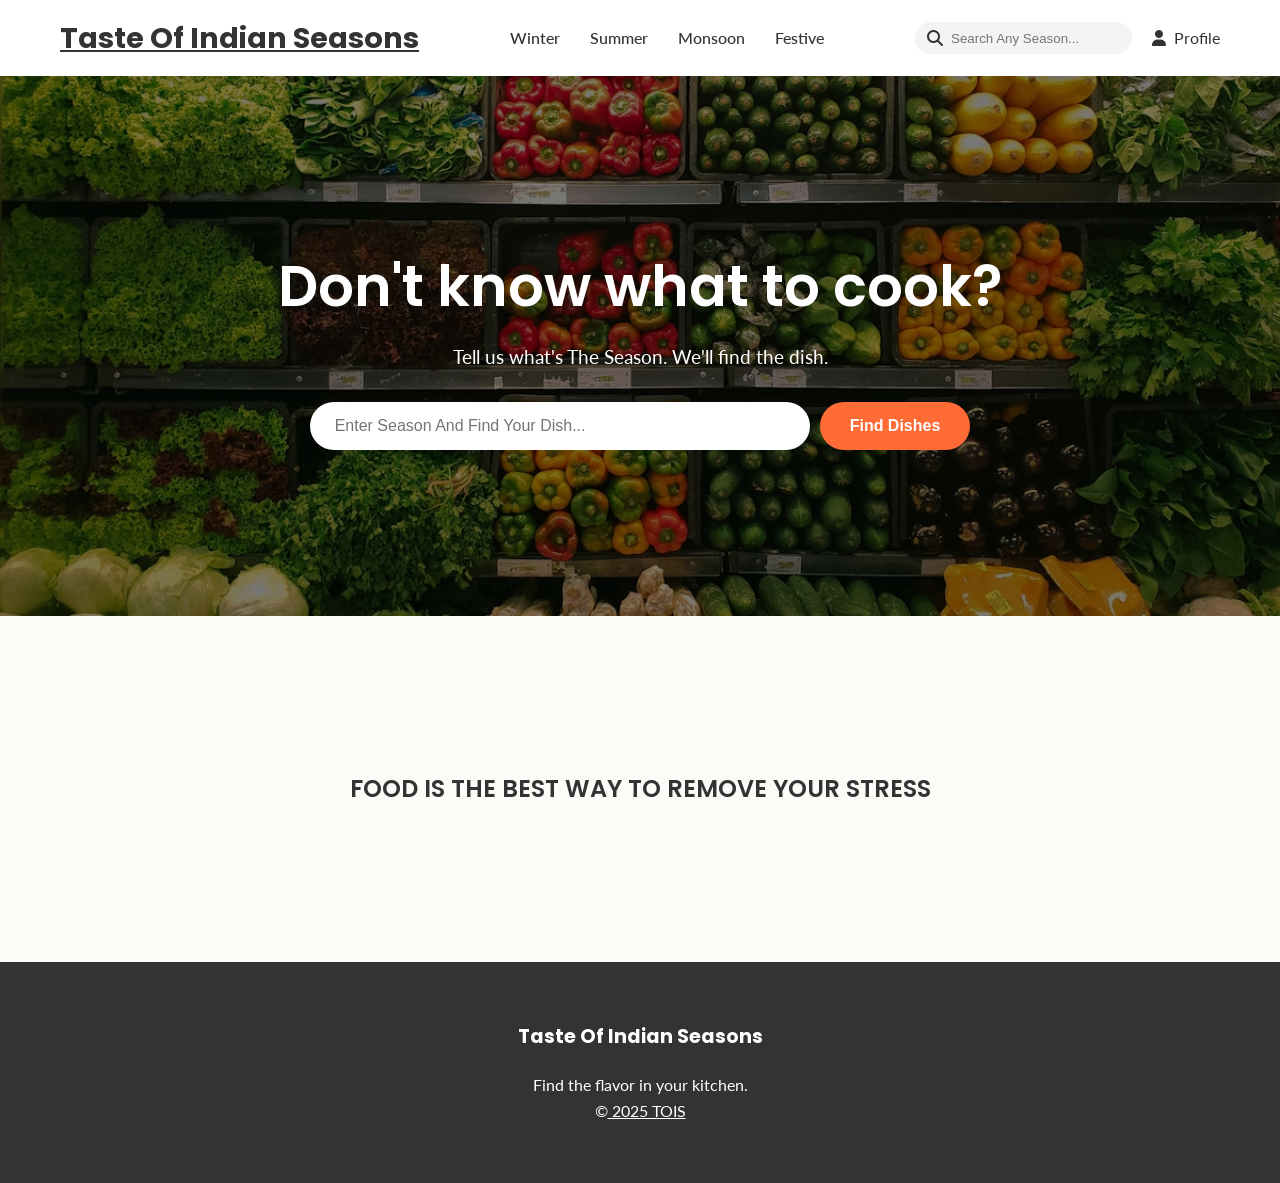
<file: index.html>
<!DOCTYPE html>
<html lang="en">

<head>
    <meta charset="UTF-8">
    <meta name="viewport" content="width=device-width, initial-scale=1.0">
    <title>Hello - Your Personal Food Assistant</title>
    <link rel="stylesheet" href="style.css">
    <link rel="preconnect" href="https://fonts.googleapis.com">
    <link rel="preconnect" href="https://fonts.gstatic.com" crossorigin>
    <link
        href="https://fonts.googleapis.com/css2?family=Poppins:wght@400;500;600;700&family=Lato:wght@400;700&display=swap"
        rel="stylesheet">
    <link rel="stylesheet" href="https://cdnjs.cloudflare.com/ajax/libs/font-awesome/6.5.2/css/all.min.css">
</head>

<body>

    <header>
        <nav class="container">
            <a href="#" class="logo"><b><u>Taste Of Indian Seasons</u></b></a>
            <ul class="nav-links">
                <li><a href="#">Winter</a></li>
                <li><a href="#">Summer</a></li>
                <li><a href="#">Monsoon</a></li>
                <li><a href="#">Festive</a></li>
            </ul>
            <div class="nav-actions">
                <div class="search-box">
                    <i class="fas fa-search"></i>
                    <input type="text" placeholder="Search Any Season...">
                </div>
                <a href="#" class="profile-link">
                    <i class="fas fa-user"></i>
                    <span>Profile</span>
                </a>
            </div>
        </nav>
    </header>

    <main>
        <section class="hero">
            <div class="hero-content container">
                <h1>Don't know what to cook?</h1>
                <p>Tell us what's The Season. We'll find the dish.</p>
                <div class="hero-search-form">
                    <input type="text" id="searchbox" placeholder="Enter Season And Find Your Dish...">
                    <button onclick="submit()">Find Dishes</button>
                    <script>
                        document.getElementById("searchbox").addEventListener("keypress", function (event) {
                            if (event.key === "Enter") {
                                event.preventDefault();
                                submit();
                            }
                        });
                        function submit() {
                            let query = document.getElementById("searchbox").value.toLowerCase();
                            let pages = {
                                "winter": "winter.html",
                                "summer": "summer.html",
                                "monsoon": "monsoon.html",
                                "festive": "festive.html"
                            };
                            if (pages[query]) {
                                window.location.href = pages[query];
                            }
                            else {
                                alert("Page not found! Try: winter,summer,monsoon,festive");
                            }
                        }
                    </script>
                </div>
            </div>
        </section>
        <br><br><br><br><br><br>
        <section>
            <h1 style="text-align: center;">FOOD IS THE BEST WAY TO REMOVE YOUR STRESS</h1>
        </section>
    </main>
    <br><br><br><br><br><br>
    <footer>
        <div class="footer-grid container">
            <div class="footer-col">
                <h4>Taste Of Indian Seasons</h4>
                <p>Find the flavor in your kitchen.</p>
                <p>&copy;<u> 2025 TOIS</u></p>
            </div>
    </footer>

</body>

</html>
</file>
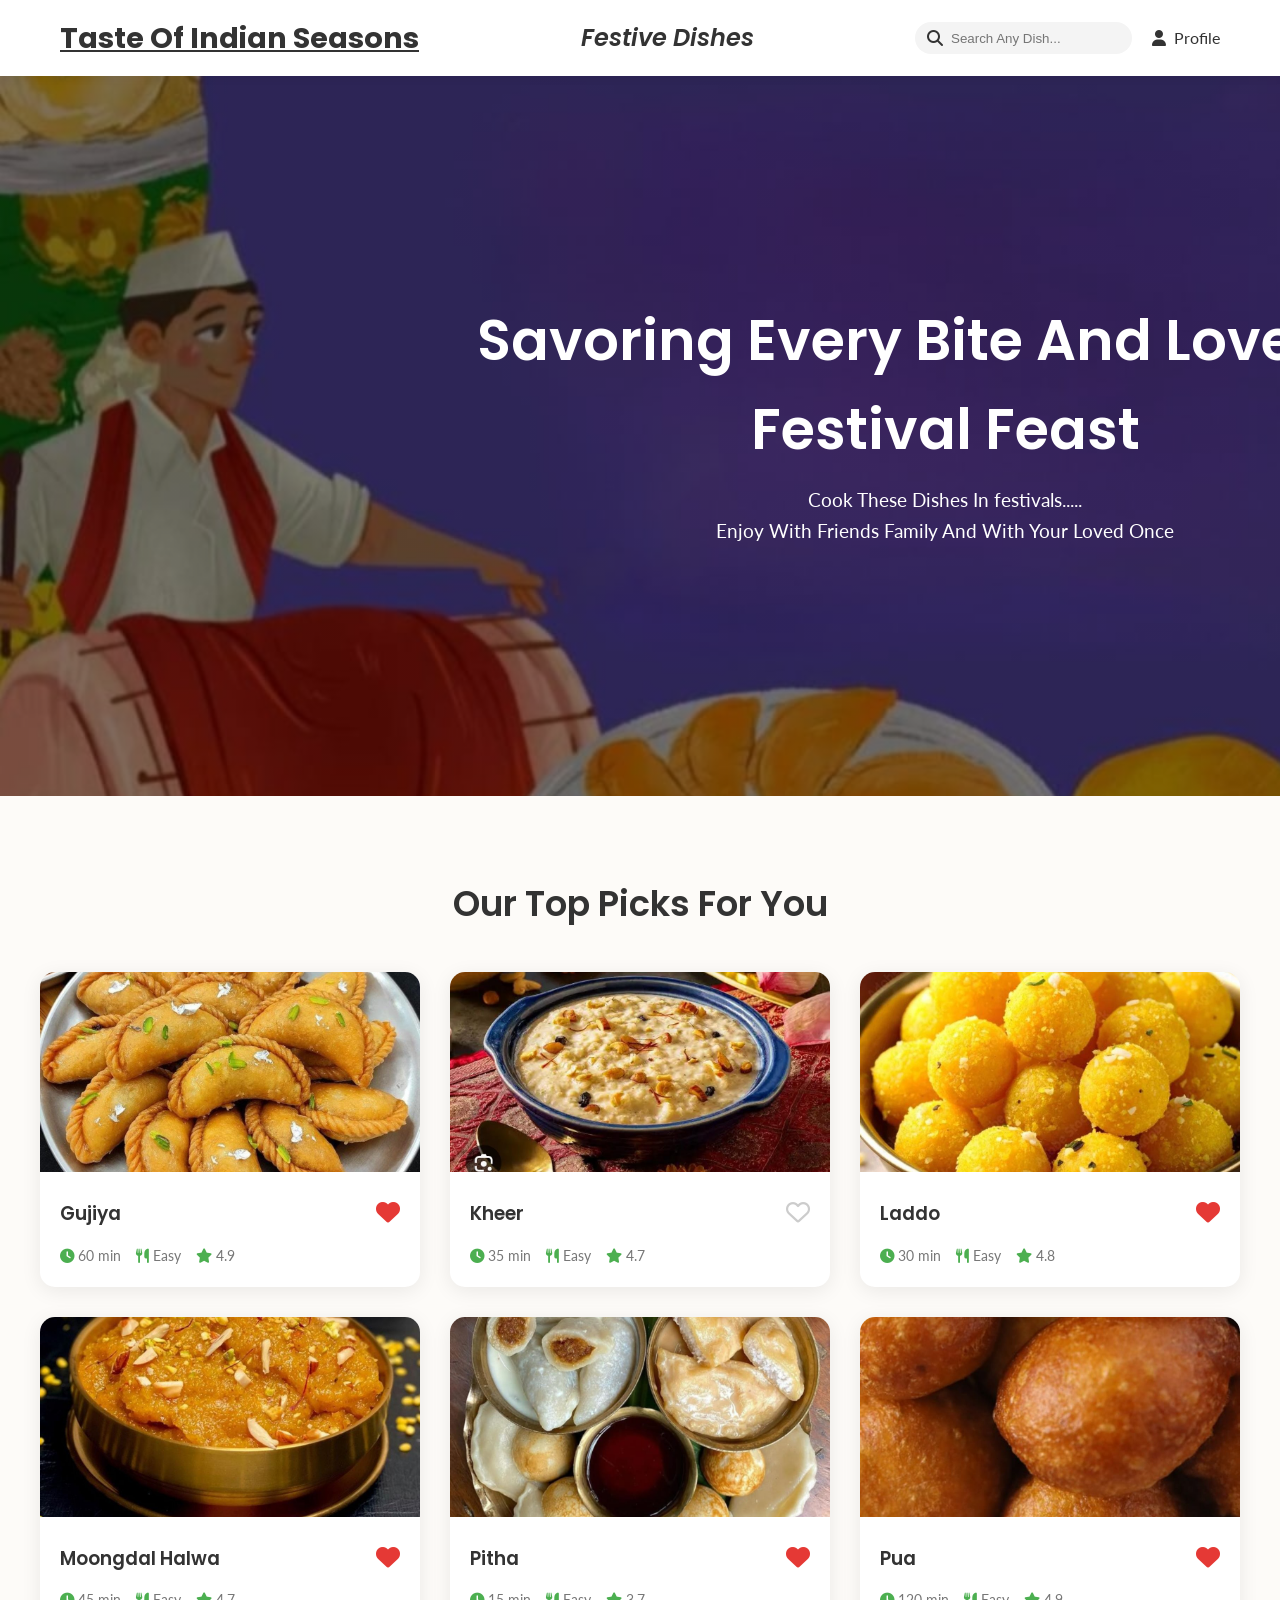
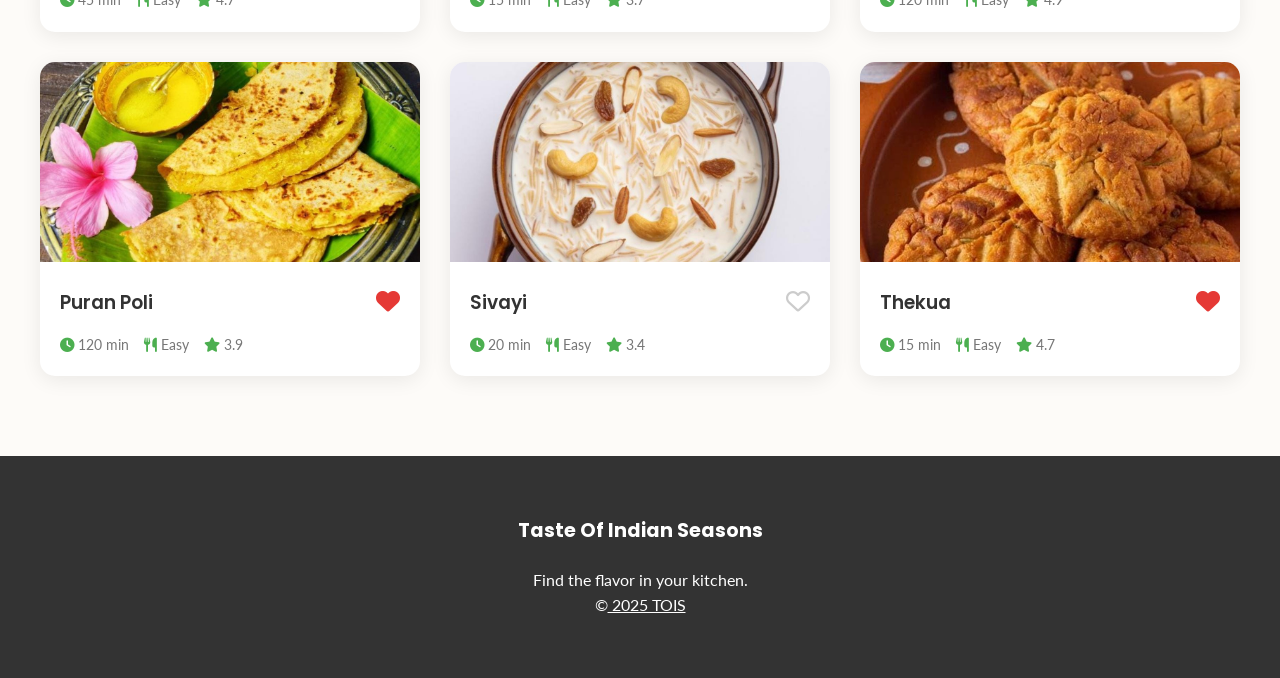
<file: festive.html>
<!DOCTYPE html>
<html lang="en">
<head>
    <meta charset="UTF-8">
    <meta name="viewport" content="width=device-width, initial-scale=1.0">
    <title>Hello - Your Personal Food Assistant</title>
    <link rel="stylesheet" href="style.css">
    <link rel="preconnect" href="https://fonts.googleapis.com">
    <link rel="preconnect" href="https://fonts.gstatic.com" crossorigin>
    <link href="https://fonts.googleapis.com/css2?family=Poppins:wght@400;500;600;700&family=Lato:wght@400;700&display=swap" rel="stylesheet">
    <link rel="stylesheet" href="https://cdnjs.cloudflare.com/ajax/libs/font-awesome/6.5.2/css/all.min.css">
</head>
<body>
    <header>
        <nav class="container">
            <a href="#" class="logo"><b><u>Taste Of Indian Seasons</u></b></a>
            <ul class="nav-links">
                <li><a href="#"><h1><i>Festive Dishes</i></h1></a></li>
            </ul>
            <div class="nav-actions">
                <div class="search-box">
                    <i class="fas fa-search"></i>
                    <input type="text" placeholder="Search Any Dish...">
                </div>
                <a href="#" class="profile-link">
                    <i class="fas fa-user"></i>
                    <span>Profile</span>
                </a>
            </div>
        </nav>
        </header>
        <main>
        <section class="festive">
            <div class="hero-content container">
                <h1>Savoring Every Bite And Love The Festival Feast</h1>
                <p>Cook These Dishes In festivals.....<br> Enjoy With Friends Family And With Your Loved Once</p>
             </div>
            </section>
    <section class="recipes-section container">
            <h2>Our Top Picks For You</h2>
            <div class="recipe-grid">
                <div class="recipe-card">
                    <img src="img/festive/gujiya.jpg" alt="Gujiya">
                    <div class="card-content">
                        <h3>Gujiya</h3>
                        <div class="card-meta">
                            <span><i class="fas fa-clock"></i> 60 min</span>
                            <span><i class="fas fa-utensils"></i> Easy</span>
                            <span><i class="fas fa-star"></i> 4.9</span>
                        </div>
                        <button class="favorite-btn active"><i class="fas fa-heart"></i></button>
                    </div>
                </div>
             
             <div class="recipe-card">
                    <img src="img/festive/kheer.jpg" alt="Kheer">
                    <div class="card-content">
                        <h3>Kheer</h3>
                        <div class="card-meta">
                            <span><i class="fas fa-clock"></i> 35 min</span>
                            <span><i class="fas fa-utensils"></i> Easy</span>
                            <span><i class="fas fa-star"></i> 4.7</span>
                        </div>
                        <button class="favorite-btn"><i class="far fa-heart"></i></button>
                    </div>
                </div>

                <div class="recipe-card">
                    <img src="img/festive/laddo.jpg" alt="Laddo">
                    <div class="card-content">
                        <h3>Laddo</h3>
                        <div class="card-meta">
                            <span><i class="fas fa-clock"></i> 30 min</span>
                            <span><i class="fas fa-utensils"></i> Easy</span>
                            <span><i class="fas fa-star"></i> 4.8</span>
                        </div>
                         <button class="favorite-btn active"><i class="fas fa-heart"></i></button>
                    </div>
                </div>
                <div class="recipe-card">
                    <img src="img/festive/moongdal.jpg" alt="Moongdal Halwa">
                    <div class="card-content">
                        <h3>Moongdal Halwa</h3>
                        <div class="card-meta">
                            <span><i class="fas fa-clock"></i> 45 min</span>
                            <span><i class="fas fa-utensils"></i> Easy</span>
                            <span><i class="fas fa-star"></i> 4.7</span>
                        </div>
                        <button class="favorite-btn active"><i class="fas fa-heart"></i></button>
                    </div>
                </div>
                <div class="recipe-card">
                    <img src="img/festive/pitha.jpg" alt="pitha">
                    <div class="card-content">
                        <h3>Pitha</h3>
                        <div class="card-meta">
                            <span><i class="fas fa-clock"></i> 15 min</span>
                            <span><i class="fas fa-utensils"></i> Easy</span>
                            <span><i class="fas fa-star"></i> 3.7</span>
                        </div>
                        <button class="favorite-btn active"><i class="fas fa-heart"></i></button>
                    </div>
                </div>
                <div class="recipe-card">
                    <img src="img/festive/pua.jpg" alt="Pua">
                    <div class="card-content">
                        <h3>Pua</h3>
                        <div class="card-meta">
                            <span><i class="fas fa-clock"></i> 120 min</span>
                            <span><i class="fas fa-utensils"></i> Easy</span>
                            <span><i class="fas fa-star"></i> 4.9</span>
                        </div>
                        <button class="favorite-btn active"><i class="fas fa-heart"></i></button>
                    </div>
                </div>
                <div class="recipe-card">
                    <img src="img/festive/puran.jpg" alt="Puran Poli">
                    <div class="card-content">
                        <h3>Puran Poli</h3>
                        <div class="card-meta">
                            <span><i class="fas fa-clock"></i> 120 min</span>
                            <span><i class="fas fa-utensils"></i> Easy</span>
                            <span><i class="fas fa-star"></i> 3.9</span>
                        </div>
                        <button class="favorite-btn active"><i class="fas fa-heart"></i></button>
                    </div>
                </div>
                <div class="recipe-card">
                    <img src="img/festive/sivayi.jpg" alt="Sivayi">
                    <div class="card-content">
                        <h3>Sivayi</h3>
                        <div class="card-meta">
                            <span><i class="fas fa-clock"></i> 20 min</span>
                            <span><i class="fas fa-utensils"></i> Easy</span>
                            <span><i class="fas fa-star"></i> 3.4</span>
                        </div>
                        <button class="favorite-btn"><i class="far fa-heart"></i></button>
                    </div>
                </div>
                <div class="recipe-card">
                    <img src="img/festive/thekua.jpg" alt="Thekua">
                    <div class="card-content">
                        <h3>Thekua</h3>
                        <div class="card-meta">
                            <span><i class="fas fa-clock"></i> 15 min</span>
                            <span><i class="fas fa-utensils"></i> Easy</span>
                            <span><i class="fas fa-star"></i> 4.7</span>
                        </div>
                        <button class="favorite-btn active"><i class="fas fa-heart"></i></button>
                    </div>
                </div>
            </div>
    </section>
    </main>
    <footer>
        <div class="footer-grid container">
            <div class="footer-col">
                <h4>Taste Of Indian Seasons</h4>
                <p>Find the flavor in your kitchen.</p>
                <p>&copy;<u> 2025 TOIS</u></p>
        </div>
    </footer>
</body>
</html>
</body>
</html>
</file>
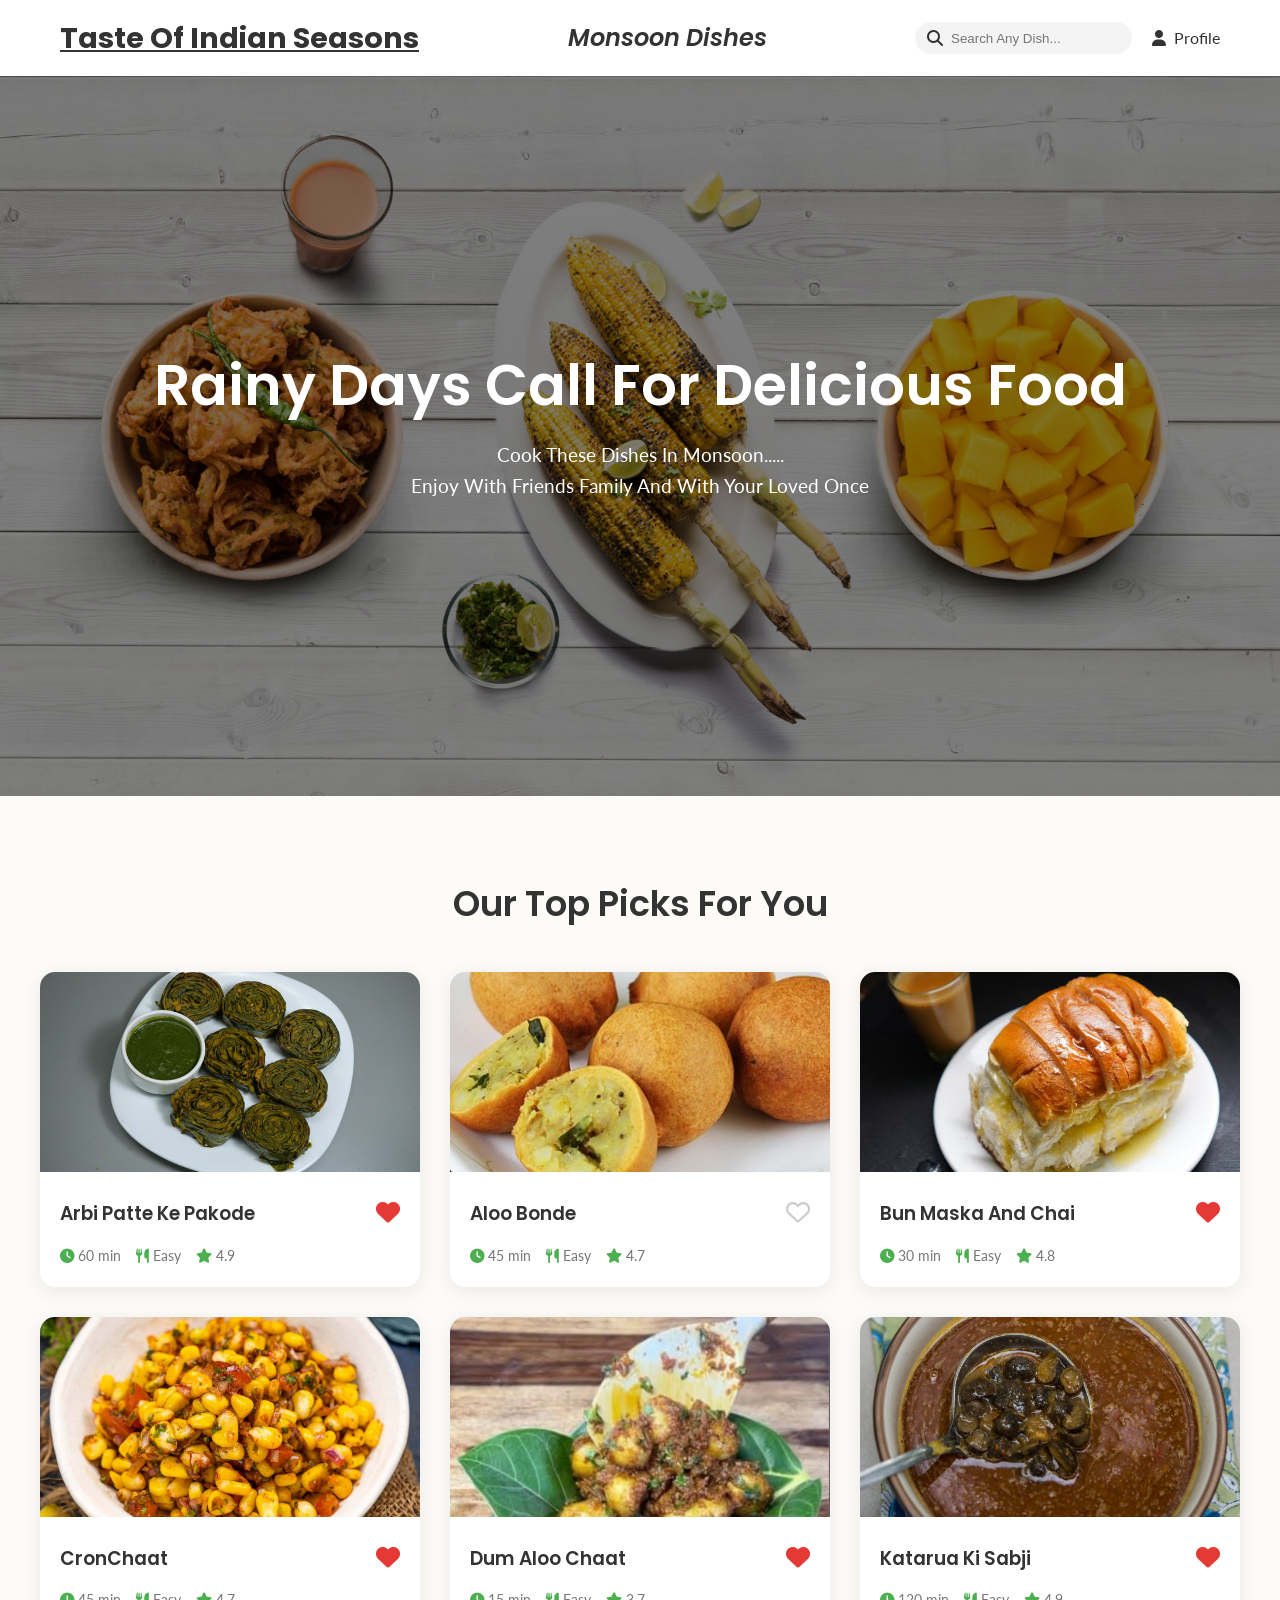
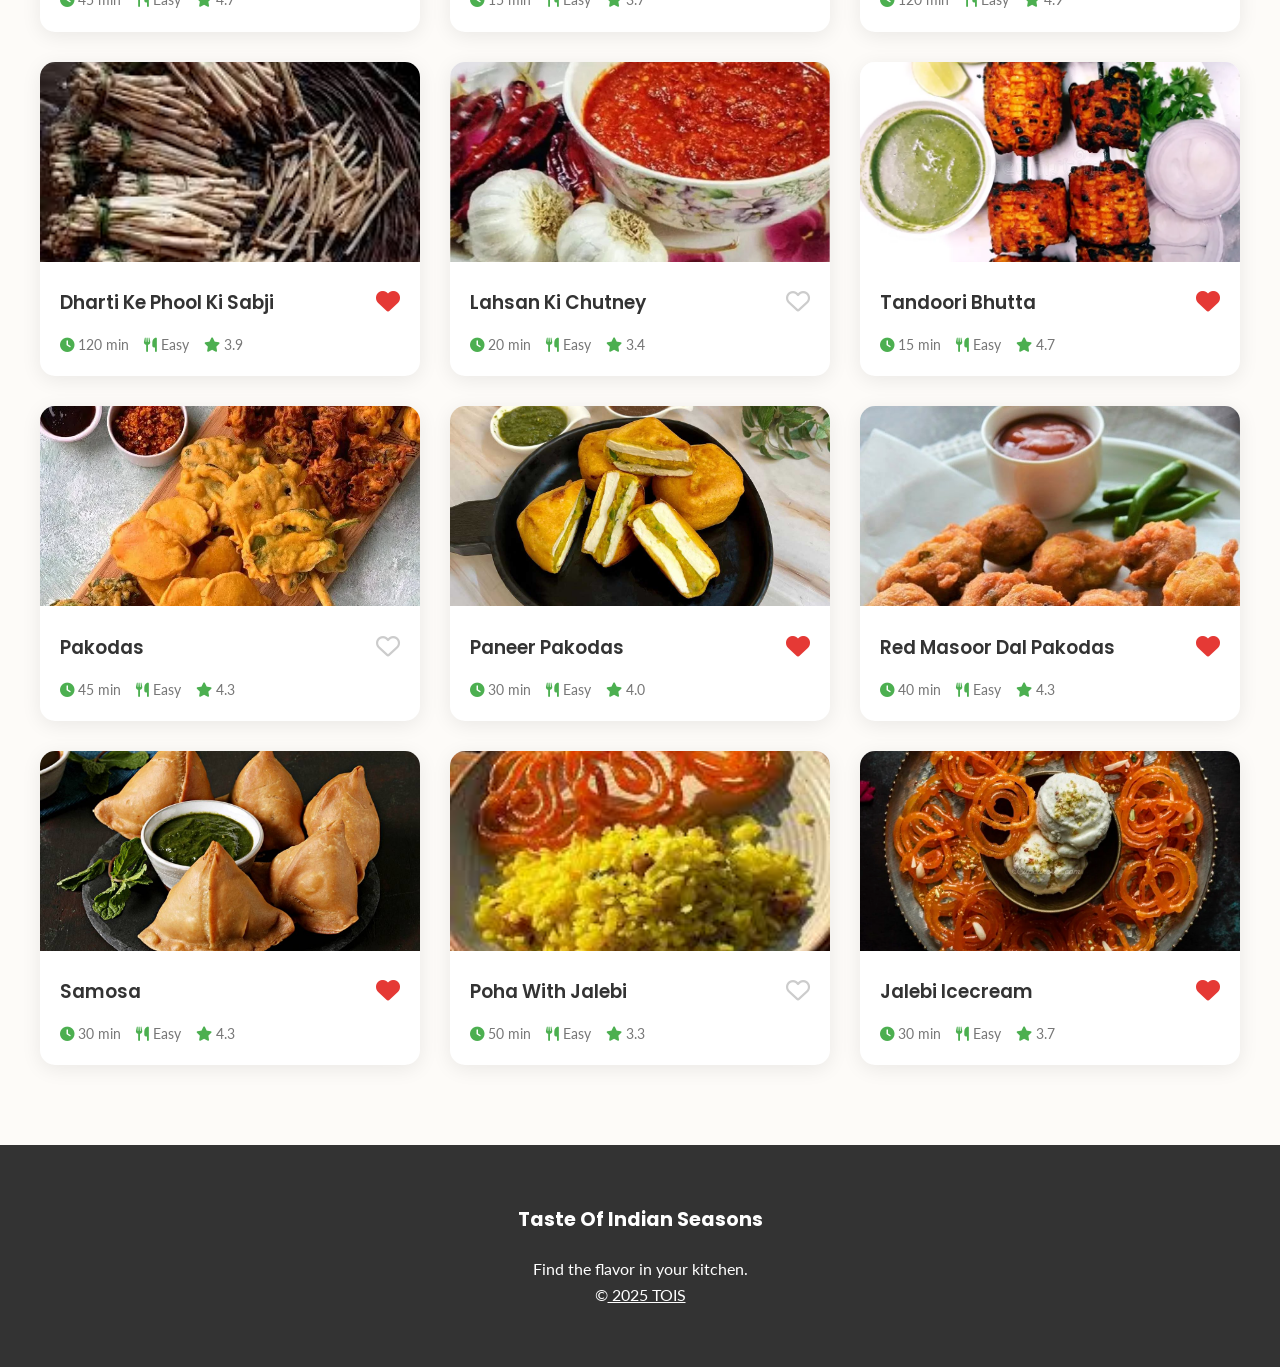
<file: monsoon.html>
<!DOCTYPE html>
<html lang="en">
<head>
    <meta charset="UTF-8">
    <meta name="viewport" content="width=device-width, initial-scale=1.0">
    <title>Hello - Your Personal Food Assistant</title>
    <link rel="stylesheet" href="style.css">
    <link rel="preconnect" href="https://fonts.googleapis.com">
    <link rel="preconnect" href="https://fonts.gstatic.com" crossorigin>
    <link href="https://fonts.googleapis.com/css2?family=Poppins:wght@400;500;600;700&family=Lato:wght@400;700&display=swap" rel="stylesheet">
    <link rel="stylesheet" href="https://cdnjs.cloudflare.com/ajax/libs/font-awesome/6.5.2/css/all.min.css">
</head>
<body>
    <header>
        <nav class="container">
            <a href="#" class="logo"><b><u>Taste Of Indian Seasons</u></b></a>
            <ul class="nav-links">
                <li><a href="#"><h1><i>Monsoon Dishes</i></h1></a></li>
            </ul>
            <div class="nav-actions">
                <div class="search-box">
                    <i class="fas fa-search"></i>
                    <input type="text" placeholder="Search Any Dish...">
                </div>
                <a href="#" class="profile-link">
                    <i class="fas fa-user"></i>
                    <span>Profile</span>
                </a>
            </div>
        </nav>
        </header>
        <main>
        <section class="monsoon">
            <div class="hero-content container">
                <h1>Rainy Days Call For Delicious Food</h1>
                <p>Cook These Dishes In Monsoon.....<br> Enjoy With Friends Family And With Your Loved Once</p>
             </div>
            </section>
    <section class="recipes-section container">
            <h2>Our Top Picks For You</h2>
            <div class="recipe-grid">
                <div class="recipe-card">
                    <img src="img/monsoon/arbi.jpg" alt="Arbi Patte Ke Pakode">
                    <div class="card-content">
                        <h3>Arbi Patte Ke Pakode</h3>
                        <div class="card-meta">
                            <span><i class="fas fa-clock"></i> 60 min</span>
                            <span><i class="fas fa-utensils"></i> Easy</span>
                            <span><i class="fas fa-star"></i> 4.9</span>
                        </div>
                        <button class="favorite-btn active"><i class="fas fa-heart"></i></button>
                    </div>
                </div>
             
             <div class="recipe-card">
                    <img src="img/monsoon/bonde.jpg" alt="Aloo Bonde">
                    <div class="card-content">
                        <h3>Aloo Bonde</h3>
                        <div class="card-meta">
                            <span><i class="fas fa-clock"></i> 45 min</span>
                            <span><i class="fas fa-utensils"></i> Easy</span>
                            <span><i class="fas fa-star"></i> 4.7</span>
                        </div>
                        <button class="favorite-btn"><i class="far fa-heart"></i></button>
                    </div>
                </div>

                <div class="recipe-card">
                    <img src="img/monsoon/bun.jpg" alt="Bun Maska And Chai">
                    <div class="card-content">
                        <h3>Bun Maska And Chai</h3>
                        <div class="card-meta">
                            <span><i class="fas fa-clock"></i> 30 min</span>
                            <span><i class="fas fa-utensils"></i> Easy</span>
                            <span><i class="fas fa-star"></i> 4.8</span>
                        </div>
                         <button class="favorite-btn active"><i class="fas fa-heart"></i></button>
                    </div>
                </div>
                <div class="recipe-card">
                    <img src="img/monsoon/cornchaat.jpg" alt="CronChaat">
                    <div class="card-content">
                        <h3>CronChaat</h3>
                        <div class="card-meta">
                            <span><i class="fas fa-clock"></i> 45 min</span>
                            <span><i class="fas fa-utensils"></i> Easy</span>
                            <span><i class="fas fa-star"></i> 4.7</span>
                        </div>
                        <button class="favorite-btn active"><i class="fas fa-heart"></i></button>
                    </div>
                </div>
                <div class="recipe-card">
                    <img src="img/monsoon/dum.jpg" alt="Dum Aloo Chaat">
                    <div class="card-content">
                        <h3>Dum Aloo Chaat</h3>
                        <div class="card-meta">
                            <span><i class="fas fa-clock"></i> 15 min</span>
                            <span><i class="fas fa-utensils"></i> Easy</span>
                            <span><i class="fas fa-star"></i> 3.7</span>
                        </div>
                        <button class="favorite-btn active"><i class="fas fa-heart"></i></button>
                    </div>
                </div>
                <div class="recipe-card">
                    <img src="img/monsoon/katarua.jpg" alt="Katarua Ki Sabji">
                    <div class="card-content">
                        <h3>Katarua Ki Sabji</h3>
                        <div class="card-meta">
                            <span><i class="fas fa-clock"></i> 120 min</span>
                            <span><i class="fas fa-utensils"></i> Easy</span>
                            <span><i class="fas fa-star"></i> 4.9</span>
                        </div>
                        <button class="favorite-btn active"><i class="fas fa-heart"></i></button>
                    </div>
                </div>
                <div class="recipe-card">
                    <img src="img/monsoon/phool.jpg" alt="Dharti Ke Phool Ki Sabji">
                    <div class="card-content">
                        <h3>Dharti Ke Phool Ki Sabji</h3>
                        <div class="card-meta">
                            <span><i class="fas fa-clock"></i> 120 min</span>
                            <span><i class="fas fa-utensils"></i> Easy</span>
                            <span><i class="fas fa-star"></i> 3.9</span>
                        </div>
                        <button class="favorite-btn active"><i class="fas fa-heart"></i></button>
                    </div>
                </div>
                <div class="recipe-card">
                    <img src="img/monsoon/chutny.jpg" alt="LahSan Ki Chutney">
                    <div class="card-content">
                        <h3>Lahsan Ki Chutney</h3>
                        <div class="card-meta">
                            <span><i class="fas fa-clock"></i> 20 min</span>
                            <span><i class="fas fa-utensils"></i> Easy</span>
                            <span><i class="fas fa-star"></i> 3.4</span>
                        </div>
                        <button class="favorite-btn"><i class="far fa-heart"></i></button>
                    </div>
                </div>
                <div class="recipe-card">
                    <img src="img/monsoon/tandooribhutta.jpg" alt="Tandoori Bhutta">
                    <div class="card-content">
                        <h3>Tandoori Bhutta</h3>
                        <div class="card-meta">
                            <span><i class="fas fa-clock"></i> 15 min</span>
                            <span><i class="fas fa-utensils"></i> Easy</span>
                            <span><i class="fas fa-star"></i> 4.7</span>
                        </div>
                        <button class="favorite-btn active"><i class="fas fa-heart"></i></button>
                    </div>
                </div>
                <div class="recipe-card">
                    <img src="img/monsoon/pakoda.jpg" alt="Pakodas">
                    <div class="card-content">
                        <h3>Pakodas</h3>
                        <div class="card-meta">
                            <span><i class="fas fa-clock"></i> 45 min</span>
                            <span><i class="fas fa-utensils"></i> Easy</span>
                            <span><i class="fas fa-star"></i> 4.3</span>
                        </div>
                        <button class="favorite-btn"><i class="far fa-heart"></i></button>
                    </div>
                </div>
                <div class="recipe-card">
                    <img src="img/monsoon/paneerpakoda.jpg" alt="Paneer Pakodas">
                    <div class="card-content">
                        <h3>Paneer Pakodas</h3>
                        <div class="card-meta">
                            <span><i class="fas fa-clock"></i> 30 min</span>
                            <span><i class="fas fa-utensils"></i> Easy</span>
                            <span><i class="fas fa-star"></i> 4.0</span>
                        </div>
                        <button class="favorite-btn active"><i class="fas fa-heart"></i></button>
                    </div>
                </div>
                <div class="recipe-card">
                    <img src="img/monsoon/redmasoor.jpg" alt="Red Masoor Dal Pakodas">
                    <div class="card-content">
                        <h3>Red Masoor Dal Pakodas</h3>
                        <div class="card-meta">
                            <span><i class="fas fa-clock"></i> 40 min</span>
                            <span><i class="fas fa-utensils"></i> Easy</span>
                            <span><i class="fas fa-star"></i> 4.3</span>
                        </div>
                        <button class="favorite-btn active"><i class="fas fa-heart"></i></button>
                    </div>
                </div>
                <div class="recipe-card">
                    <img src="img/monsoon/samosa.jpg" alt="Samosa">
                    <div class="card-content">
                        <h3>Samosa</h3>
                        <div class="card-meta">
                            <span><i class="fas fa-clock"></i> 30 min</span>
                            <span><i class="fas fa-utensils"></i> Easy</span>
                            <span><i class="fas fa-star"></i> 4.3</span>
                        </div>
                        <button class="favorite-btn active"><i class="fas fa-heart"></i></button>
                    </div>
                </div>
                <div class="recipe-card">
                    <img src="img/monsoon/pohajalebi.jpg" alt="Poha With Jalebi">
                    <div class="card-content">
                        <h3>Poha With Jalebi</h3>
                        <div class="card-meta">
                            <span><i class="fas fa-clock"></i> 50 min</span>
                            <span><i class="fas fa-utensils"></i> Easy</span>
                            <span><i class="fas fa-star"></i> 3.3</span>
                        </div>
                        <button class="favorite-btn"><i class="far fa-heart"></i></button>
                    </div>
                </div>
                <div class="recipe-card">
                    <img src="img/monsoon/jalebicream.jpg" alt="Jalebi Icecream">
                    <div class="card-content">
                        <h3>Jalebi Icecream</h3>
                        <div class="card-meta">
                            <span><i class="fas fa-clock"></i> 30 min</span>
                            <span><i class="fas fa-utensils"></i> Easy</span>
                            <span><i class="fas fa-star"></i> 3.7</span>
                        </div>
                        <button class="favorite-btn active"><i class="fas fa-heart"></i></button>
                    </div>
                </div>
            </div>
    </section>
    </main>
    <footer>
        <div class="footer-grid container">
            <div class="footer-col">
                <h4>Taste Of Indian Seasons</h4>
                <p>Find the flavor in your kitchen.</p>
                <p>&copy;<u> 2025 TOIS</u></p>
        </div>
    </footer>
</body>
</html>
</body>
</html>
</file>
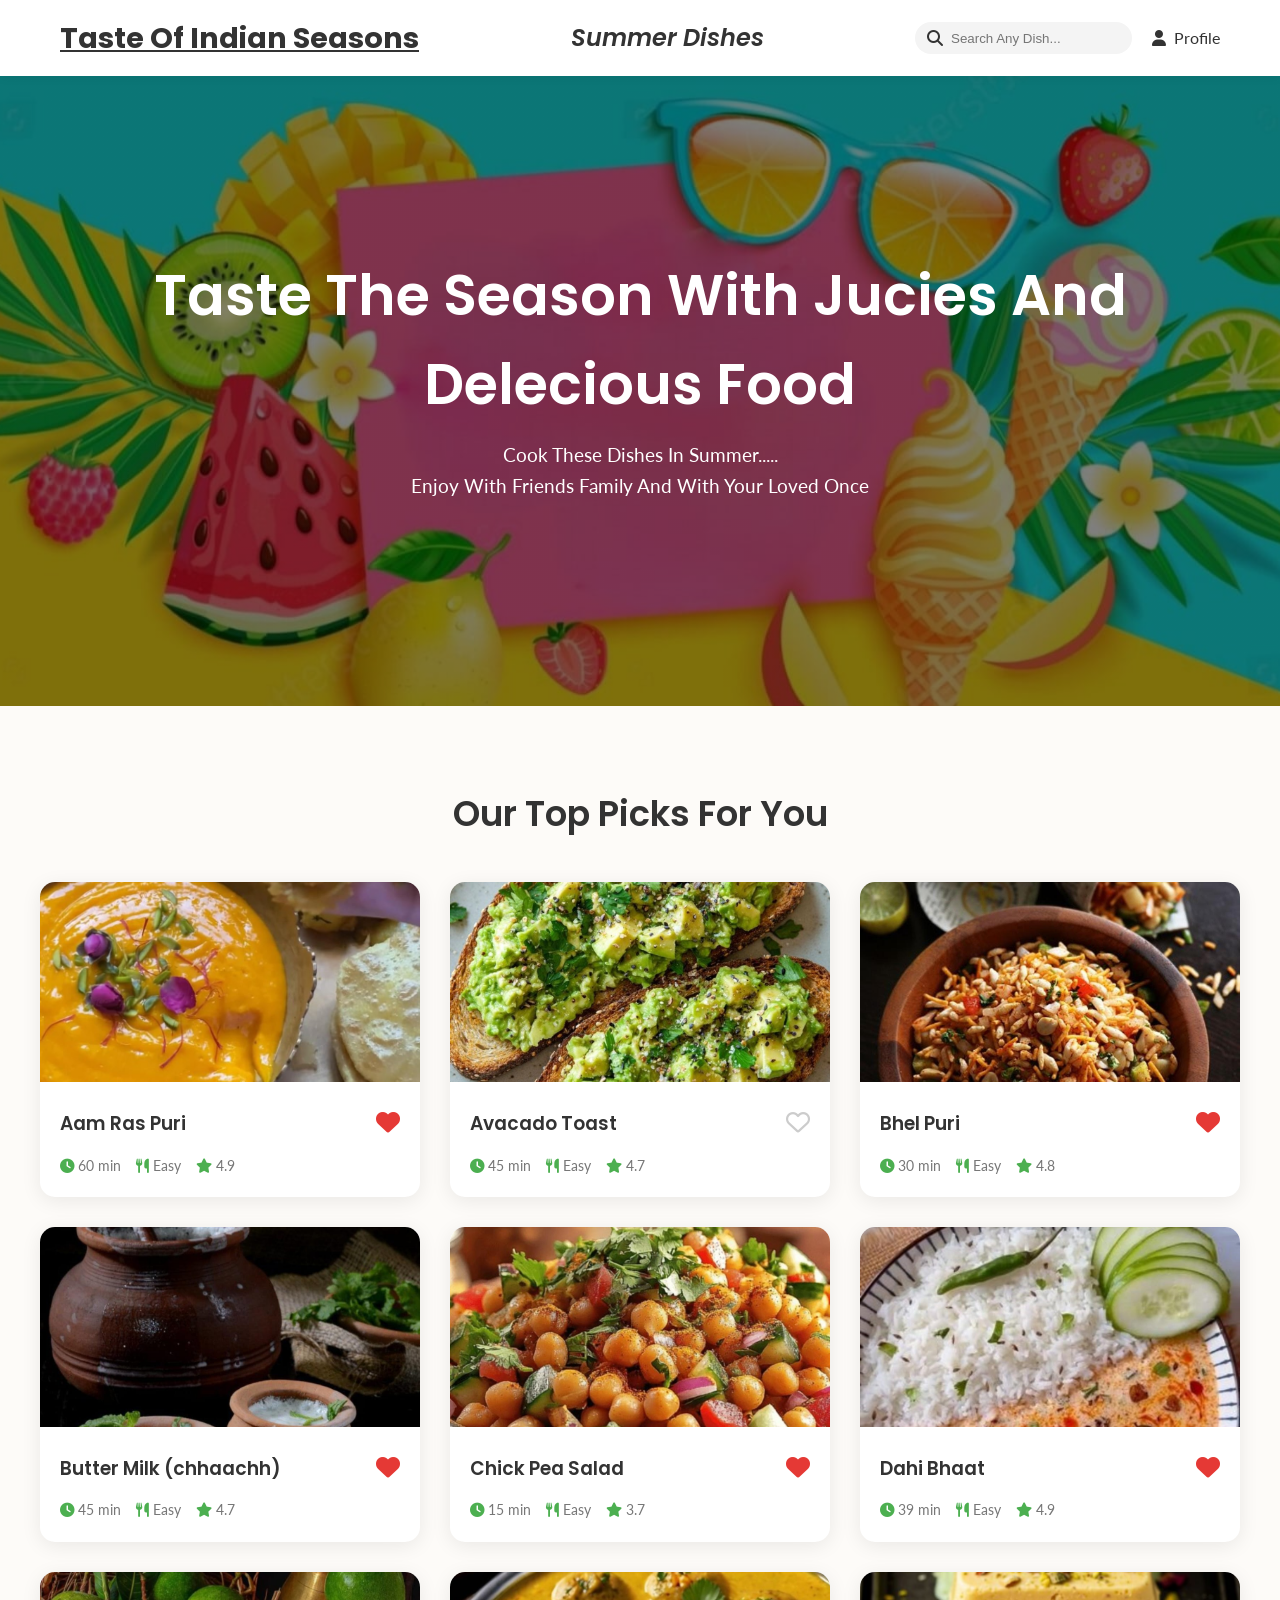
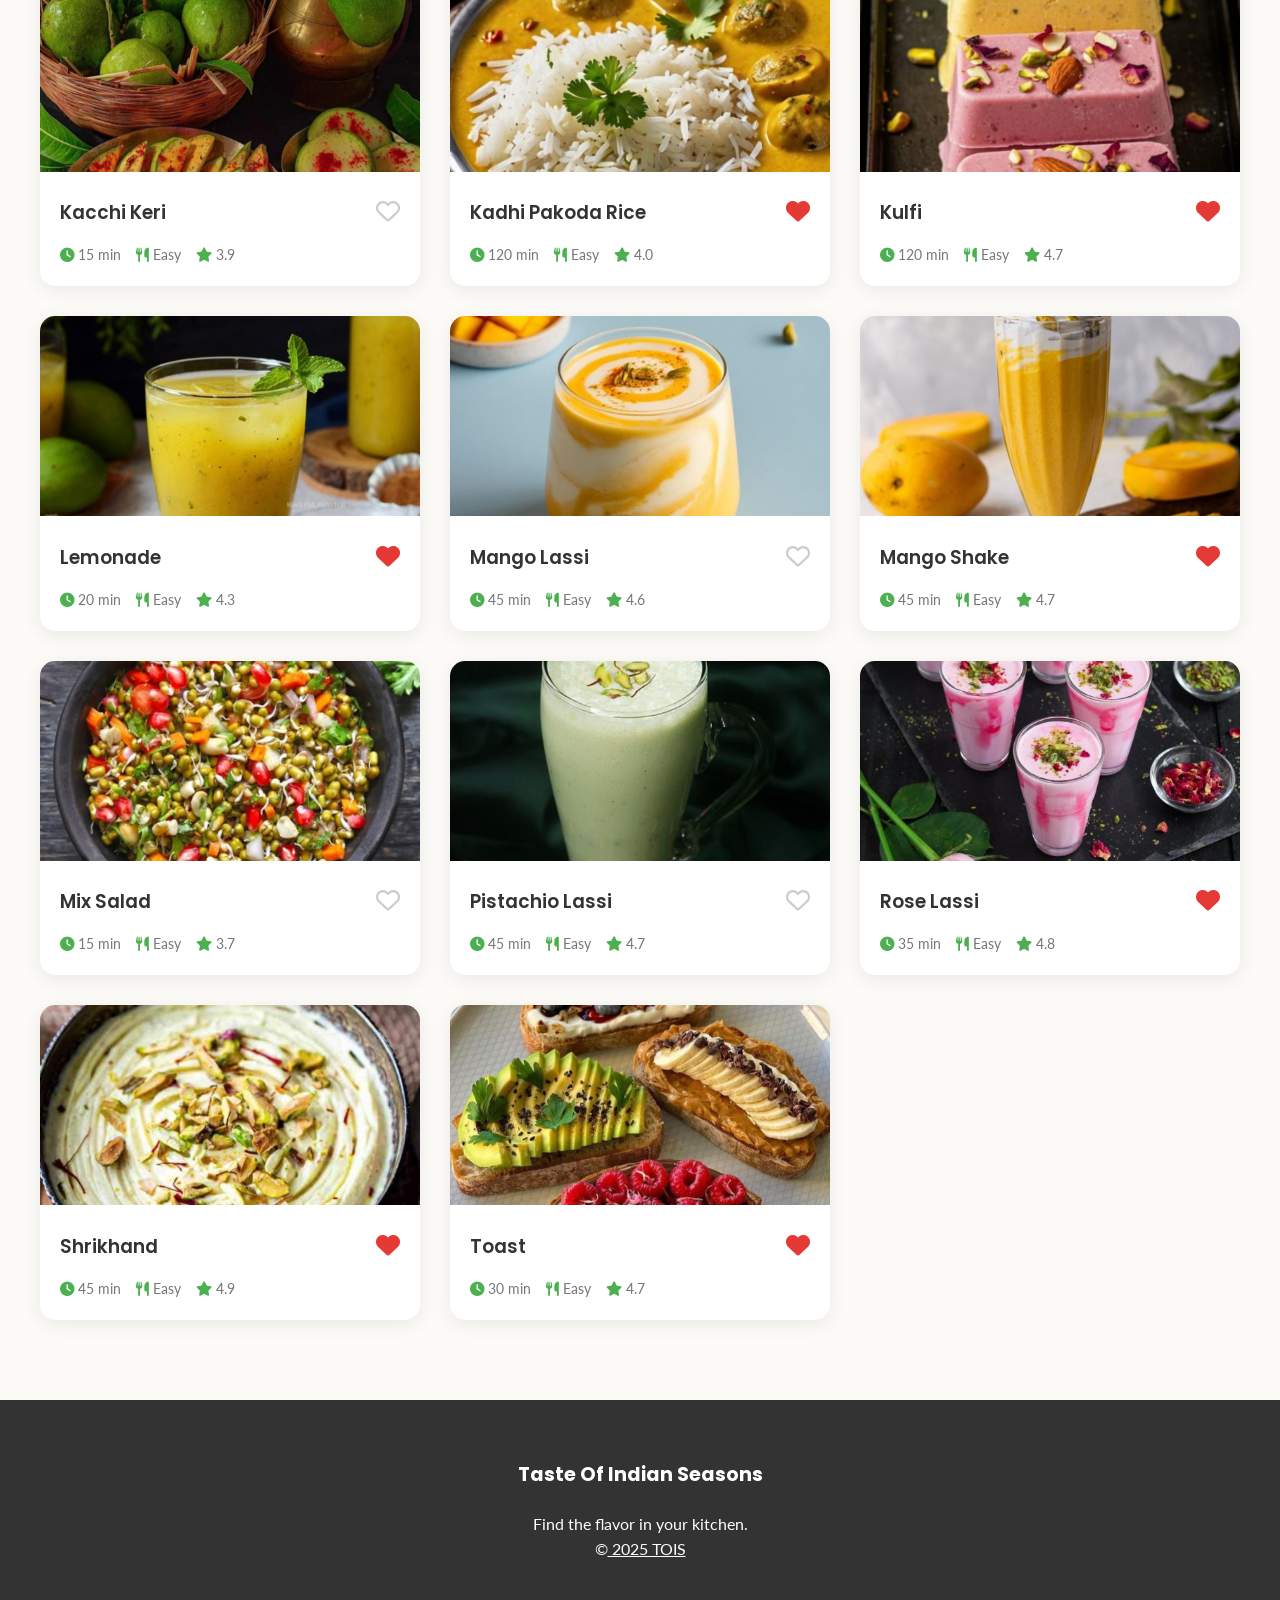
<file: summer.html>
<!DOCTYPE html>
<html lang="en">
<head>
    <meta charset="UTF-8">
    <meta name="viewport" content="width=device-width, initial-scale=1.0">
    <title>Hello - Your Personal Food Assistant</title>
    <link rel="stylesheet" href="style.css">
    <link rel="preconnect" href="https://fonts.googleapis.com">
    <link rel="preconnect" href="https://fonts.gstatic.com" crossorigin>
    <link href="https://fonts.googleapis.com/css2?family=Poppins:wght@400;500;600;700&family=Lato:wght@400;700&display=swap" rel="stylesheet">
    <link rel="stylesheet" href="https://cdnjs.cloudflare.com/ajax/libs/font-awesome/6.5.2/css/all.min.css">
</head>
<body>
    <header>
        <nav class="container">
            <a href="#" class="logo"><b><u>Taste Of Indian Seasons</u></b></a>
            <ul class="nav-links">
                <li><a href="#"><h1><i>Summer Dishes</i></h1></a></li>
            </ul>
            <div class="nav-actions">
                <div class="search-box">
                    <i class="fas fa-search"></i>
                    <input type="text" placeholder="Search Any Dish...">
                </div>
                <a href="#" class="profile-link">
                    <i class="fas fa-user"></i>
                    <span>Profile</span>
                </a>
            </div>
        </nav>
        </header>
        <main>
        <section class="summer">
            <div class="hero-content container">
                <h1>Taste The Season With Jucies And Delecious Food</h1>
                <p>Cook These Dishes In Summer.....<br> Enjoy With Friends Family And With Your Loved Once</p>
             </div>
            </section>
    <section class="recipes-section container">
            <h2>Our Top Picks For You</h2>
            <div class="recipe-grid">
                <div class="recipe-card">
                    <img src="img/summer/aamras.jpg" alt="Aam Ras Puri">
                    <div class="card-content">
                        <h3>Aam Ras Puri</h3>
                        <div class="card-meta">
                            <span><i class="fas fa-clock"></i> 60 min</span>
                            <span><i class="fas fa-utensils"></i> Easy</span>
                            <span><i class="fas fa-star"></i> 4.9</span>
                        </div>
                        <button class="favorite-btn active"><i class="fas fa-heart"></i></button>
                    </div>
                </div>
             
             <div class="recipe-card">
                    <img src="img/summer/avacado.jpg" alt="Avacado Toast">
                    <div class="card-content">
                        <h3>Avacado Toast</h3>
                        <div class="card-meta">
                            <span><i class="fas fa-clock"></i> 45 min</span>
                            <span><i class="fas fa-utensils"></i> Easy</span>
                            <span><i class="fas fa-star"></i> 4.7</span>
                        </div>
                        <button class="favorite-btn"><i class="far fa-heart"></i></button>
                    </div>
                </div>

                <div class="recipe-card">
                    <img src="img/summer/bhel.jpg" alt="Bhel Puri">
                    <div class="card-content">
                        <h3>Bhel Puri</h3>
                        <div class="card-meta">
                            <span><i class="fas fa-clock"></i> 30 min</span>
                            <span><i class="fas fa-utensils"></i> Easy</span>
                            <span><i class="fas fa-star"></i> 4.8</span>
                        </div>
                         <button class="favorite-btn active"><i class="fas fa-heart"></i></button>
                    </div>
                </div>
                <div class="recipe-card">
                    <img src="img/summer/buttermilk.jpg" alt="Butter Milk (chhaachh)">
                    <div class="card-content">
                        <h3>Butter Milk (chhaachh)</h3>
                        <div class="card-meta">
                            <span><i class="fas fa-clock"></i> 45 min</span>
                            <span><i class="fas fa-utensils"></i> Easy</span>
                            <span><i class="fas fa-star"></i> 4.7</span>
                        </div>
                        <button class="favorite-btn active"><i class="fas fa-heart"></i></button>
                    </div>
                </div>
                <div class="recipe-card">
                    <img src="img/summer/chick.jpg" alt="Chick Pea Salad">
                    <div class="card-content">
                        <h3>Chick Pea Salad</h3>
                        <div class="card-meta">
                            <span><i class="fas fa-clock"></i> 15 min</span>
                            <span><i class="fas fa-utensils"></i> Easy</span>
                            <span><i class="fas fa-star"></i> 3.7</span>
                        </div>
                        <button class="favorite-btn active"><i class="fas fa-heart"></i></button>
                    </div>
                </div>
                <div class="recipe-card">
                    <img src="img/summer/dahi.jpg" alt="Dahi Bhaat">
                    <div class="card-content">
                        <h3>Dahi Bhaat</h3>
                        <div class="card-meta">
                            <span><i class="fas fa-clock"></i> 39 min</span>
                            <span><i class="fas fa-utensils"></i> Easy</span>
                            <span><i class="fas fa-star"></i> 4.9</span>
                        </div>
                        <button class="favorite-btn active"><i class="fas fa-heart"></i></button>
                    </div>
                </div>
                <div class="recipe-card">
                    <img src="img/summer/kacchi.jpg" alt="Kacchi Keri">
                    <div class="card-content">
                        <h3>Kacchi Keri</h3>
                        <div class="card-meta">
                            <span><i class="fas fa-clock"></i> 15 min</span>
                            <span><i class="fas fa-utensils"></i> Easy</span>
                            <span><i class="fas fa-star"></i> 3.9</span>
                        </div>
                        <button class="favorite-btn"><i class="far fa-heart"></i></button>
                    </div>
                </div>
                <div class="recipe-card">
                    <img src="img/summer/kadhi.jpg" alt="Kadhi Pakoda Rice">
                    <div class="card-content">
                        <h3>Kadhi Pakoda Rice</h3>
                        <div class="card-meta">
                            <span><i class="fas fa-clock"></i> 120 min</span>
                            <span><i class="fas fa-utensils"></i> Easy</span>
                            <span><i class="fas fa-star"></i> 4.0</span>
                        </div>
                        <button class="favorite-btn active"><i class="fas fa-heart"></i></button>
                    </div>
                </div>
                <div class="recipe-card">
                    <img src="img/summer/kulffi.jpg" alt="Kulfi">
                    <div class="card-content">
                        <h3>Kulfi</h3>
                        <div class="card-meta">
                            <span><i class="fas fa-clock"></i> 120 min</span>
                            <span><i class="fas fa-utensils"></i> Easy</span>
                            <span><i class="fas fa-star"></i> 4.7</span>
                        </div>
                        <button class="favorite-btn active"><i class="fas fa-heart"></i></button>
                    </div>
                </div>
                <div class="recipe-card">
                    <img src="img/summer/lemonade.jpg" alt="Lemonade">
                    <div class="card-content">
                        <h3>Lemonade</h3>
                        <div class="card-meta">
                            <span><i class="fas fa-clock"></i> 20 min</span>
                            <span><i class="fas fa-utensils"></i> Easy</span>
                            <span><i class="fas fa-star"></i> 4.3</span>
                        </div>
                        <button class="favorite-btn active"><i class="fas fa-heart"></i></button>
                    </div>
                </div>
                <div class="recipe-card">
                    <img src="img/summer/mango.jpg" alt="Mango Lassi">
                    <div class="card-content">
                        <h3>Mango Lassi</h3>
                        <div class="card-meta">
                            <span><i class="fas fa-clock"></i> 45 min</span>
                            <span><i class="fas fa-utensils"></i> Easy</span>
                            <span><i class="fas fa-star"></i> 4.6</span>
                        </div>
                        <button class="favorite-btn"><i class="far fa-heart"></i></button>
                    </div>
                 </div>
                <div class="recipe-card">
                    <img src="img/summer/mangoshake.jpg" alt="Mango Shake">
                    <div class="card-content">
                        <h3>Mango Shake</h3>
                        <div class="card-meta">
                            <span><i class="fas fa-clock"></i> 45 min</span>
                            <span><i class="fas fa-utensils"></i> Easy</span>
                            <span><i class="fas fa-star"></i> 4.7</span>
                        </div>
                        <button class="favorite-btn active"><i class="fas fa-heart"></i></button>
                    </div>
                </div>
                <div class="recipe-card">
                    <img src="img/summer/mixsalad.jpg" alt="Mix Salad">
                    <div class="card-content">
                        <h3>Mix Salad</h3>
                        <div class="card-meta">
                            <span><i class="fas fa-clock"></i> 15 min</span>
                            <span><i class="fas fa-utensils"></i> Easy</span>
                            <span><i class="fas fa-star"></i> 3.7</span>
                        </div>
                        <button class="favorite-btn"><i class="far fa-heart"></i></button>
                    </div>
                </div>
                <div class="recipe-card">
                    <img src="img/summer/pista.jpg" alt="Pistachio Lassi">
                    <div class="card-content">
                        <h3>Pistachio Lassi</h3>
                        <div class="card-meta">
                            <span><i class="fas fa-clock"></i> 45 min</span>
                            <span><i class="fas fa-utensils"></i> Easy</span>
                            <span><i class="fas fa-star"></i> 4.7</span>
                        </div>
                        <button class="favorite-btn"><i class="far fa-heart"></i></button>
                    </div>
                </div>
                <div class="recipe-card">
                    <img src="img/summer/rose.jpg" alt="Rose Lassi">
                    <div class="card-content">
                        <h3>Rose Lassi</h3>
                        <div class="card-meta">
                            <span><i class="fas fa-clock"></i> 35 min</span>
                            <span><i class="fas fa-utensils"></i> Easy</span>
                            <span><i class="fas fa-star"></i> 4.8</span>
                        </div>
                        <button class="favorite-btn active"><i class="fas fa-heart"></i></button>
                    </div>
                </div>
                <div class="recipe-card">
                    <img src="img/summer/shrikhand.jpg" alt="Shrikhand">
                    <div class="card-content">
                        <h3>Shrikhand</h3>
                        <div class="card-meta">
                            <span><i class="fas fa-clock"></i> 45 min</span>
                            <span><i class="fas fa-utensils"></i> Easy</span>
                            <span><i class="fas fa-star"></i> 4.9</span>
                        </div>
                        <button class="favorite-btn active"><i class="fas fa-heart"></i></button>
                    </div>
                </div>
                <div class="recipe-card">
                    <img src="img/summer/toast.jpg" alt="Toast">
                    <div class="card-content">
                        <h3>Toast</h3>
                        <div class="card-meta">
                            <span><i class="fas fa-clock"></i> 30 min</span>
                            <span><i class="fas fa-utensils"></i> Easy</span>
                            <span><i class="fas fa-star"></i> 4.7</span>
                        </div>
                        <button class="favorite-btn active"><i class="fas fa-heart"></i></button>
                    </div>
                 </div>
            </div>
    </section>
    </main>
    <footer>
        <div class="footer-grid container">
            <div class="footer-col">
                <h4>Taste Of Indian Seasons</h4>
                <p>Find the flavor in your kitchen.</p>
                <p>&copy;<u> 2025 TOIS</u></p>
        </div>
    </footer>
</body>
</html>
</body>
</html>
</file>
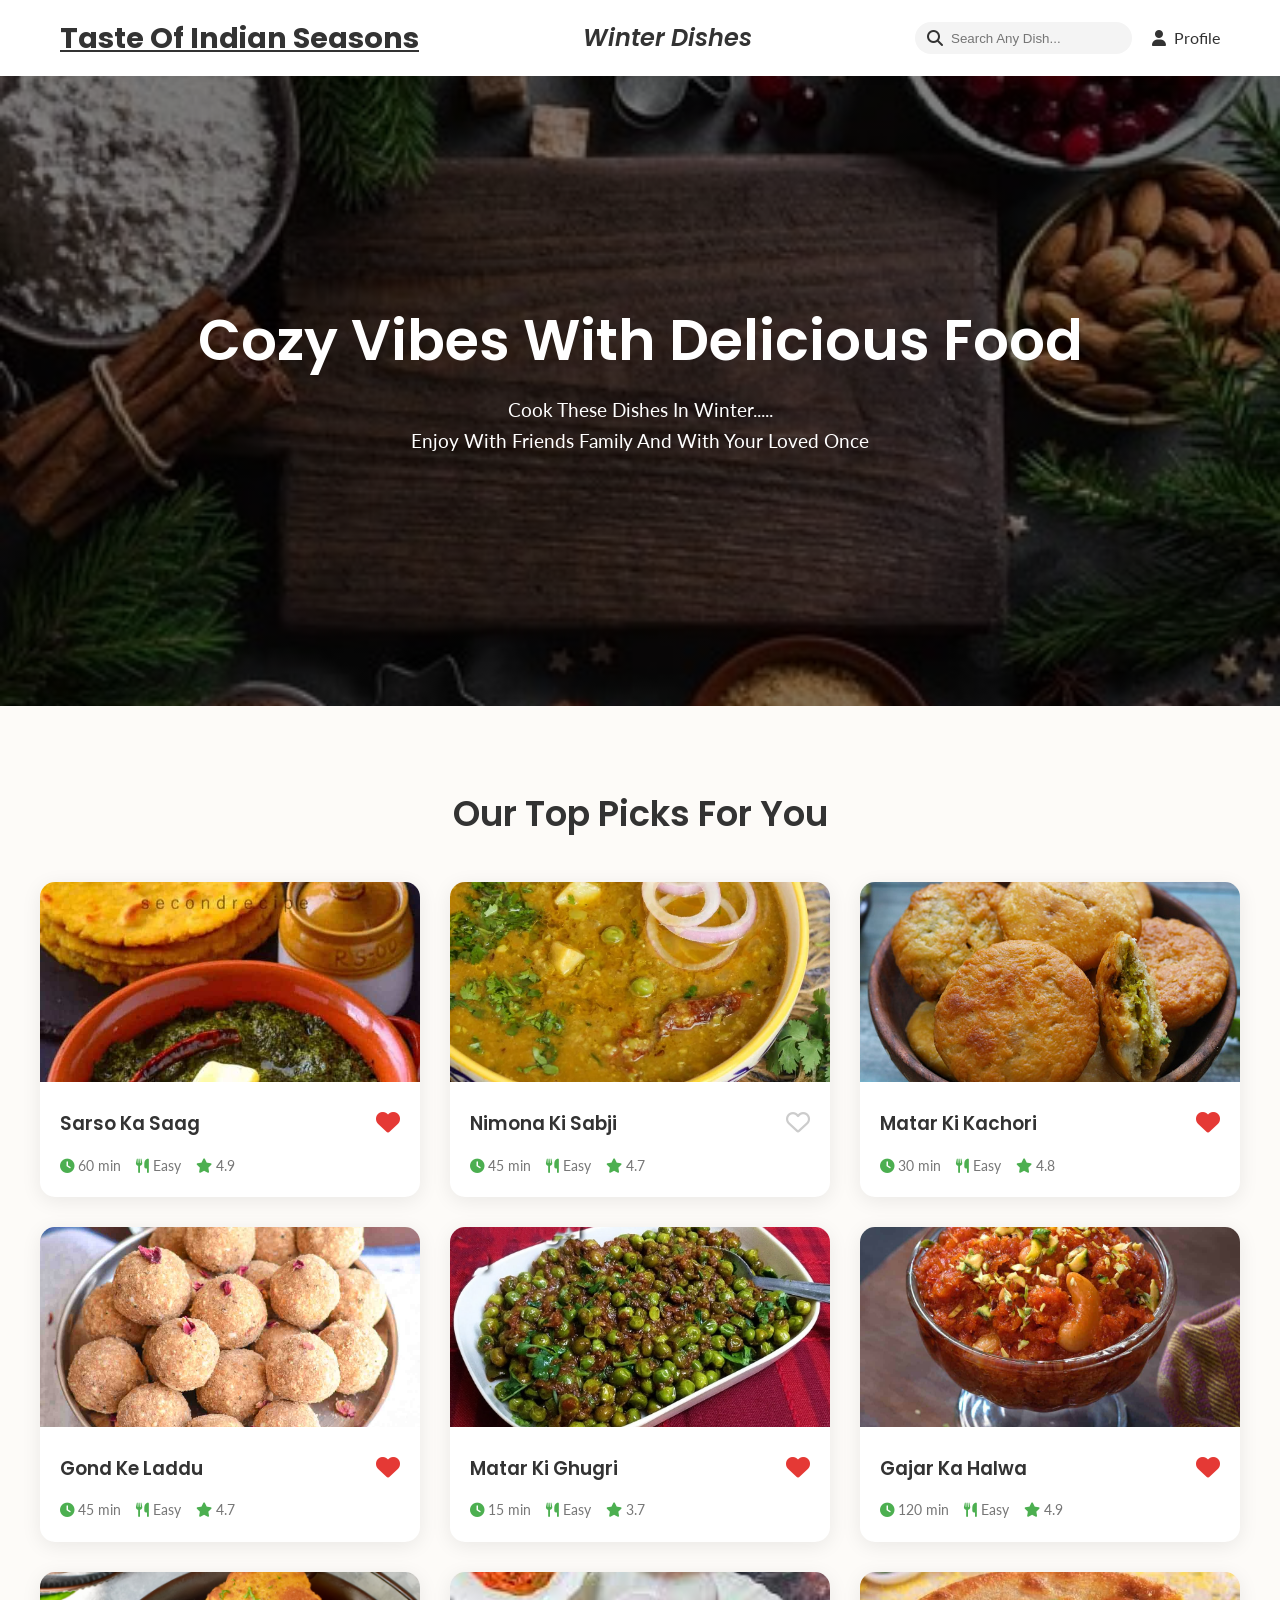
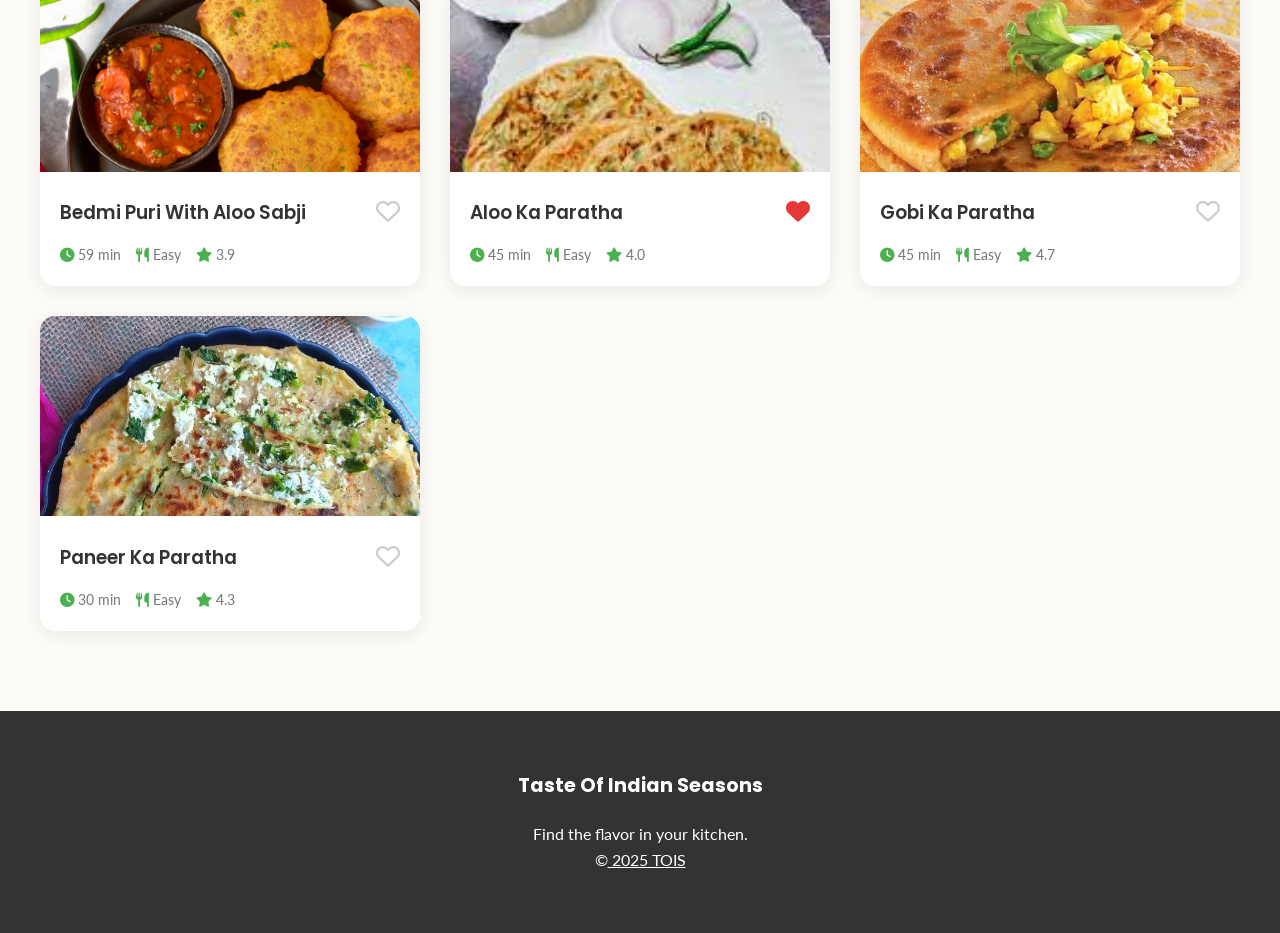
<file: winter.html>
<!DOCTYPE html> 
<head>
    <meta charset="UTF-8">
    <meta name="viewport" content="width=device-width, initial-scale=1.0">
    <title>Hello - Your Personal Food Assistant</title>
    <link rel="stylesheet" href="style.css">
    <link rel="preconnect" href="https://fonts.googleapis.com">
    <link rel="preconnect" href="https://fonts.gstatic.com" crossorigin>
    <link href="https://fonts.googleapis.com/css2?family=Poppins:wght@400;500;600;700&family=Lato:wght@400;700&display=swap" rel="stylesheet">
    <link rel="stylesheet" href="https://cdnjs.cloudflare.com/ajax/libs/font-awesome/6.5.2/css/all.min.css">
</head>
<body>
    
  <header>
        <nav class="container">
            <a href="#" class="logo"><b><u>Taste Of Indian Seasons</u></b></a>
            <ul class="nav-links">
                <li><a href="#"><h1><i>Winter Dishes</i></h1></a></li>
            </ul>
            <div class="nav-actions">
                <div class="search-box">
                    <i class="fas fa-search"></i>
                    <input type="text" placeholder="Search Any Dish...">
                </div>
                <a href="#" class="profile-link">
                    <i class="fas fa-user"></i>
                    <span>Profile</span>
                </a>
            </div>
        </nav>
        </header>
        <main>
        <section class="winter">
            <div class="hero-content container">
                <h1>Cozy Vibes With Delicious Food</h1>
                <p>Cook These Dishes In Winter.....<br> Enjoy With Friends Family And With Your Loved Once</p>
             </div>
            </section>
    <section class="recipes-section container">
            <h2>Our Top Picks For You</h2>
            <div class="recipe-grid">
                <div class="recipe-card">
                    <img src="img/website/sarso.jpg" alt="Sarso Ka Saag">
                    <div class="card-content">
                        <h3>Sarso Ka Saag</h3>
                        <div class="card-meta">
                            <span><i class="fas fa-clock"></i> 60 min</span>
                            <span><i class="fas fa-utensils"></i> Easy</span>
                            <span><i class="fas fa-star"></i> 4.9</span>
                        </div>
                        <button class="favorite-btn active"><i class="fas fa-heart"></i></button>
                    </div>
                </div>
             
             <div class="recipe-card">
                    <img src="img/website/nimona.jpg" alt="Nimona Ki Sabji">
                    <div class="card-content">
                        <h3>Nimona Ki Sabji</h3>
                        <div class="card-meta">
                            <span><i class="fas fa-clock"></i> 45 min</span>
                            <span><i class="fas fa-utensils"></i> Easy</span>
                            <span><i class="fas fa-star"></i> 4.7</span>
                        </div>
                        <button class="favorite-btn"><i class="far fa-heart"></i></button>
                    </div>
                </div>

                <div class="recipe-card">
                    <img src="img/website/matar.jpg" alt="Matar Ki Kachori">
                    <div class="card-content">
                        <h3>Matar Ki Kachori</h3>
                        <div class="card-meta">
                            <span><i class="fas fa-clock"></i> 30 min</span>
                            <span><i class="fas fa-utensils"></i> Easy</span>
                            <span><i class="fas fa-star"></i> 4.8</span>
                        </div>
                         <button class="favorite-btn active"><i class="fas fa-heart"></i></button>
                    </div>
                </div>
                <div class="recipe-card">
                    <img src="img/website/gond.jpg" alt="Gond Ke Laddu">
                    <div class="card-content">
                        <h3>Gond Ke Laddu</h3>
                        <div class="card-meta">
                            <span><i class="fas fa-clock"></i> 45 min</span>
                            <span><i class="fas fa-utensils"></i> Easy</span>
                            <span><i class="fas fa-star"></i> 4.7</span>
                        </div>
                        <button class="favorite-btn active"><i class="fas fa-heart"></i></button>
                    </div>
                </div>
                <div class="recipe-card">
                    <img src="img/website/ghugri.jpg" alt="Matar Ki Ghugri">
                    <div class="card-content">
                        <h3>Matar Ki Ghugri</h3>
                        <div class="card-meta">
                            <span><i class="fas fa-clock"></i> 15 min</span>
                            <span><i class="fas fa-utensils"></i> Easy</span>
                            <span><i class="fas fa-star"></i> 3.7</span>
                        </div>
                        <button class="favorite-btn active"><i class="fas fa-heart"></i></button>
                    </div>
                </div>
                <div class="recipe-card">
                    <img src="img/website/Gajar.jpg" alt="Gajar Ka Halwa">
                    <div class="card-content">
                        <h3>Gajar Ka Halwa</h3>
                        <div class="card-meta">
                            <span><i class="fas fa-clock"></i> 120 min</span>
                            <span><i class="fas fa-utensils"></i> Easy</span>
                            <span><i class="fas fa-star"></i> 4.9</span>
                        </div>
                        <button class="favorite-btn active"><i class="fas fa-heart"></i></button>
                    </div>
                </div>
                <div class="recipe-card">
                    <img src="img/website/bedmi.jpg" alt="Bedmi Puri With Aloo sabji">
                    <div class="card-content">
                        <h3>Bedmi Puri With Aloo Sabji</h3>
                        <div class="card-meta">
                            <span><i class="fas fa-clock"></i> 59 min</span>
                            <span><i class="fas fa-utensils"></i> Easy</span>
                            <span><i class="fas fa-star"></i> 3.9</span>
                        </div>
                        <button class="favorite-btn"><i class="far fa-heart"></i></button>
                    </div>
                </div>
                <div class="recipe-card">
                    <img src="img/website/aloo.jpg" alt="Aloo Ka Paratha">
                    <div class="card-content">
                        <h3>Aloo Ka Paratha</h3>
                        <div class="card-meta">
                            <span><i class="fas fa-clock"></i> 45 min</span>
                            <span><i class="fas fa-utensils"></i> Easy</span>
                            <span><i class="fas fa-star"></i> 4.0</span>
                        </div>
                        <button class="favorite-btn active"><i class="fas fa-heart"></i></button>
                    </div>
                </div>
                <div class="recipe-card">
                    <img src="img/website/gobi.jpg" alt="Gobi Ka Paratha ">
                    <div class="card-content">
                        <h3>Gobi Ka Paratha</h3>
                        <div class="card-meta">
                            <span><i class="fas fa-clock"></i> 45 min</span>
                            <span><i class="fas fa-utensils"></i> Easy</span>
                            <span><i class="fas fa-star"></i> 4.7</span>
                        </div>
                        <button class="favorite-btn"><i class="far fa-heart"></i></button>
                    </div>
                </div>
                <div class="recipe-card">
                    <img src="img/website/paneer.jpg" alt="Paneer Ka Paratha">
                    <div class="card-content">
                        <h3>Paneer Ka Paratha</h3>
                        <div class="card-meta">
                            <span><i class="fas fa-clock"></i> 30 min</span>
                            <span><i class="fas fa-utensils"></i> Easy</span>
                            <span><i class="fas fa-star"></i> 4.3</span>
                        </div>
                        <button class="favorite-btn"><i class="far fa-heart"></i></button>
                    </div>
                </div>
            </div>
    </section>
    </main>
    <footer>
        <div class="footer-grid container">
            <div class="footer-col">
                <h4>Taste Of Indian Seasons</h4>
                <p>Find the flavor in your kitchen.</p>
                <p>&copy;<u> 2025 TOIS</u></p>
        </div>
    </footer>
</body>
</html>
</file>
<file: style.css>
/* General Styles & Variables */
:root {
    --primary-color: #FF6B35;
    --secondary-color: #4CAF50;
    --text-color: #333333;
    --background-color: #FDFBF8;
    --light-gray-color: #f4f4f4;
    --border-color: #ddd;
    --font-heading: 'Poppins', sans-serif;
    --font-body: 'Lato', sans-serif;
}

* {
    margin: 0;
    padding: 0;
    box-sizing: border-box;
}

body {
    font-family: var(--font-body);
    color: var(--text-color);
    background-color: var(--background-color);
    line-height: 1.6;
}

.container {
    max-width: 1200px;
    margin: 0 auto;
    padding: 0 20px;
}

h1, h2, h3 {
    font-family: var(--font-heading);
    font-weight: 600;
}

h2 {
    text-align: center;
    margin-bottom: 40px;
    font-size: 2.2rem;
}

a {
    text-decoration: none;
    color: var(--primary-color);
}

ul {
    list-style-type: none;
}

/* Header */
header {
    background-color: #fff;
    box-shadow: 0 2px 10px rgba(0,0,0,0.05);
    padding: 15px 0;
    position: sticky;
    top: 0;
    z-index: 1000;
}

header .container {
    display: flex;
    justify-content: space-between;
    align-items: center;
}

.logo {
    font-family: var(--font-heading);
    font-size: 1.8rem;
    font-weight: 700;
    color: var(--text-color);
}

.nav-links {
    display: flex;
    gap: 30px;
}

.nav-links a {
    color: var(--text-color);
    font-weight: 500;
    transition: color 0.3s ease;
}

.nav-links a:hover {
    color: var(--primary-color);
}

.nav-actions {
    display: flex;
    align-items: center;
    gap: 20px;
}

.search-box {
    display: flex;
    align-items: center;
    background-color: var(--light-gray-color);
    padding: 8px 12px;
    border-radius: 20px;
}

.search-box input {
    border: none;
    background: none;
    outline: none;
    margin-left: 8px;
}

.profile-link {
    display: flex;
    align-items: center;
    gap: 8px;
    color: var(--text-color);
}

/* Hero Section */
.hero {
    height: 60vh;
    background: linear-gradient(rgba(0,0,0,0.5), rgba(0,0,0,0.5)), url(img/bg.jpg) no-repeat center center/cover;
    display: flex;
    align-items: center;
    justify-content: center;
    text-align: center;      
    color: #fff;
}

.hero-content h1 {
    font-size: 3.5rem;
    margin-bottom: 10px;
}

.hero-content p {
    font-size: 1.2rem;
    margin-bottom: 30px;
}

.hero-search-form {
    display: flex;
    justify-content: center;
    gap: 10px;
}

.hero-search-form input {
    width: 500px;
    padding: 15px 25px;
    border: none;
    border-radius: 30px;
    font-size: 1rem;
}

.hero-search-form button {
    padding: 15px 30px;
    border: none;
    border-radius: 30px;
    background-color: var(--primary-color);
    color: #fff;
    font-size: 1rem;
    font-weight: 600;
    cursor: pointer;
    transition: background-color 0.3s ease;
}

.hero-search-form button:hover {
    background-color: #e65c2e;
}

.hero-suggestions {
    margin-top: 20px;
}

.hero-suggestions a {
    color: #fff;
    background-color: rgba(255,255,255,0.2);
    padding: 5px 15px;
    border-radius: 15px;
    margin: 0 5px;
    font-size: 0.9rem;
}

/* Recipes Section */
.recipes-section {
    padding: 80px 0;
}

.recipe-grid {
    display: grid;
    grid-template-columns: repeat(auto-fit, minmax(300px, 1fr));
    gap: 30px;
}

.recipe-card {
    background-color: #fff;
    border-radius: 15px;
    box-shadow: 0 4px 20px rgba(0,0,0,0.08);
    overflow: hidden;
    transition: transform 0.3s ease, box-shadow 0.3s ease;
}

.recipe-card:hover {
    transform: translateY(-5px);
    box-shadow: 0 8px 25px rgba(0,0,0,0.12);
}

.recipe-card img {
    width: 100%;
    height: 200px;
    object-fit: cover;
}

.card-content {
    padding: 20px;
    position: relative;
}

.card-content h3 {
    margin-bottom: 15px;
}

.card-meta {
    display: flex;
    gap: 15px;
    color: #777;
    font-size: 0.9rem;
}

.card-meta i {
    color: var(--secondary-color);
}

.favorite-btn {
    position: absolute;
    top: 20px;
    right: 20px;
    background: none;
    border: none;
    font-size: 1.5rem;
    cursor: pointer;
    color: #ccc;
}

.favorite-btn.active {
    color: #e53935;
}

/* Footer */

footer {
    background-color: #333;
    color: #fff;
    padding: 60px 0;
    text-align: center;
}

.footer-col h4 {
    font-family: var(--font-heading);
    margin-bottom: 20px;
    font-size: 1.2rem;
}

/* Responsiveness */
@media (max-width: 992px) {
    .nav-links {
        display: none;
    }
    .footer-grid {
        grid-template-columns: repeat(2, 1fr);
    }
}

@media (max-width: 768px) {
    .hero-content h1 {
        font-size: 2.5rem;
    }
    .hero-search-form {
        flex-direction: column;
        align-items: center;
    }
    .hero-search-form input {
        width: 100%;
        max-width: 500px;
    }
}

@media (max-width: 576px) {
    .footer-grid {
        grid-template-columns: 1fr;
        text-align: center;
    }
}
/* winter section */
.winter {
    height:70vh;
    background: linear-gradient(rgba(0,0,0,0.5), rgba(0,0,0,0.5)), url(img/website/winter.jpg) no-repeat center center/cover;
    display: flex;
    align-items: center;
    justify-content: center;
    text-align: center;      
    color: #fff;
}
.monsoon {
    height:80vh;
    background: linear-gradient(rgba(0,0,0,0.5), rgba(0,0,0,0.5)), url(img/monsoon/moonsoon.jpg) no-repeat center center/cover;
    display: flex;
    align-items: center;
    justify-content: center;
    text-align: center;      
    color: #fff;
}
.summer {
    height:70vh;
    background: linear-gradient(rgba(0,0,0,0.5), rgba(0,0,0,0.5)), url(img/summer/temp.jpg) no-repeat center center/cover;
    display: flex;
    align-items: center;
    justify-content: center;
    text-align: center;      
    color: #fff;
}
.festive {
    height:80vh;
    width:210vh;
    background: linear-gradient(rgba(0,0,0,0.5), rgba(0,0,0,0.5)), url(img/festive/fest\,jpg.jpg) no-repeat center center/cover;
    display: flex;
    align-items: center;
    justify-content: center;
    text-align: center;      
    color: #fff;
}
</file>
